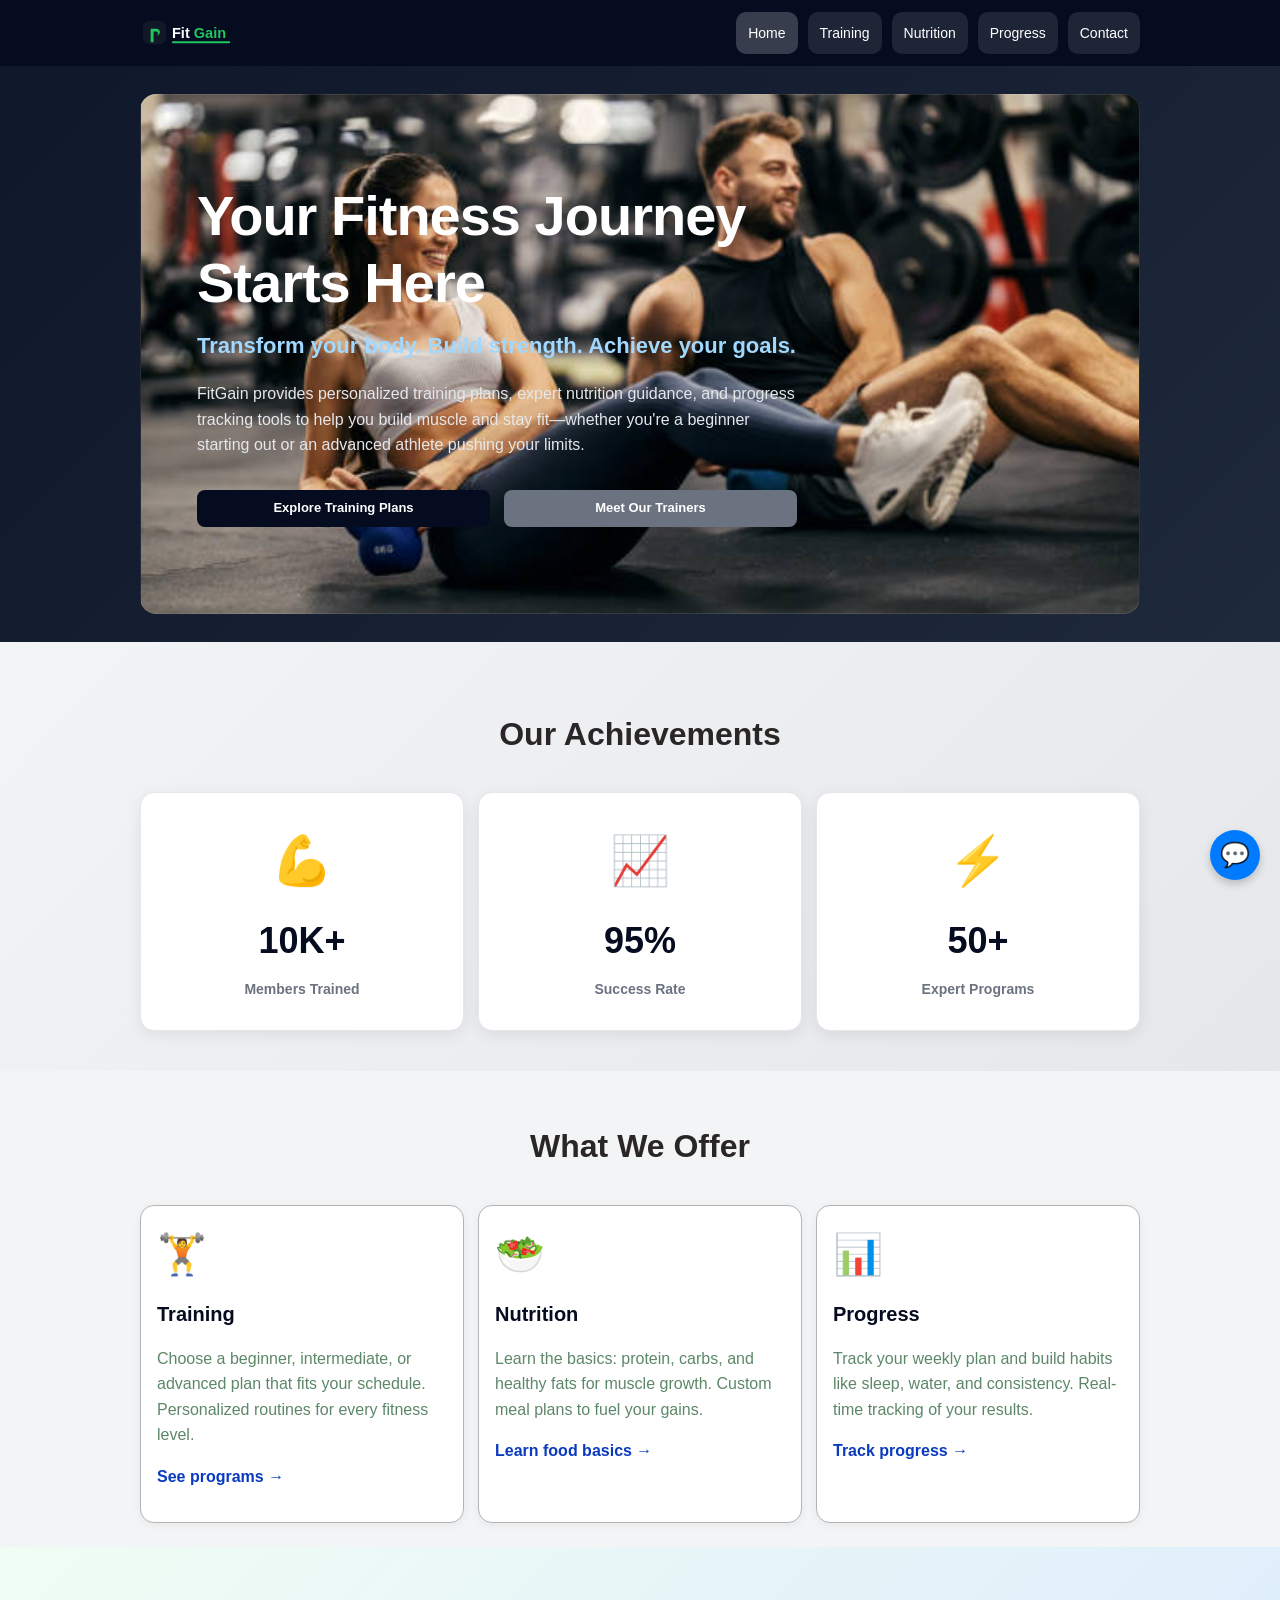
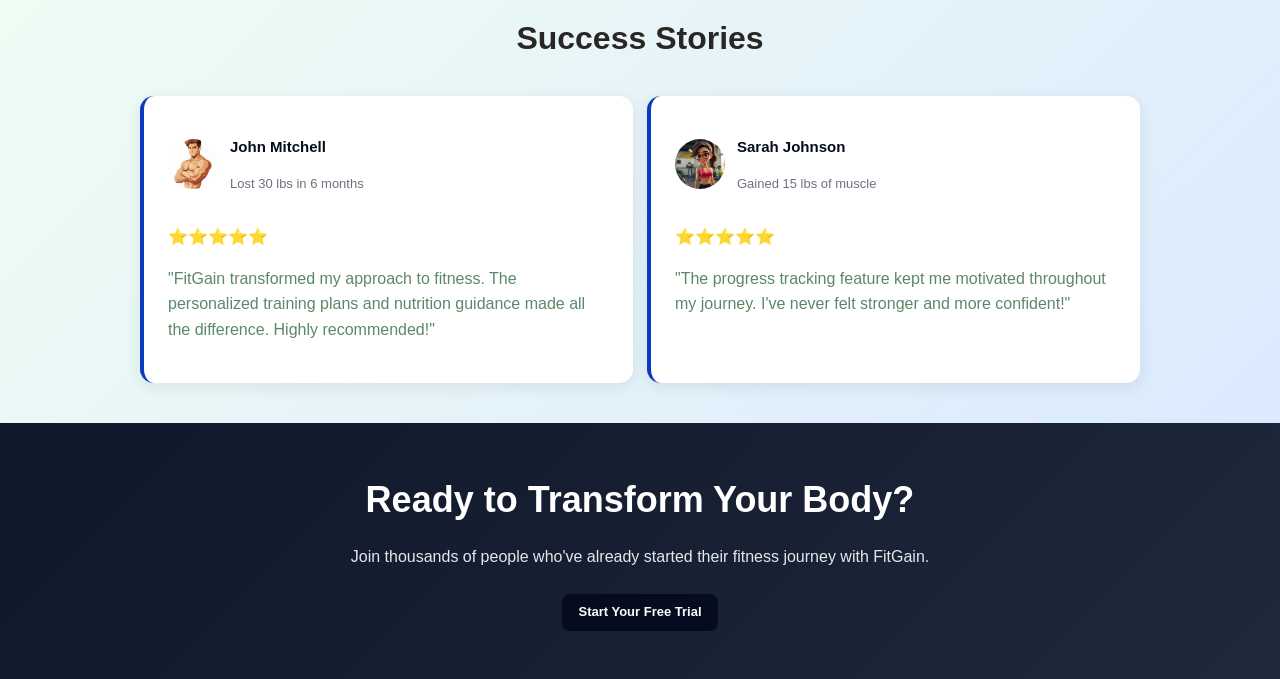
<file: index.html>
<!doctype html>
<html lang="en">
  <head>
    <meta charset="utf-8" >
    <meta name="viewport" content="width=device-width, initial-scale=1" >
    <title>FitGain – Muscle Training & Nutrition</title>
    <meta
      name="description"
      content="FitGain helps beginners and advanced athletes build muscle, eat better, and track progress."
    >
    <link rel="stylesheet" href="style.css" >
  </head>
  <body>
    <header class="topbar">
      <div class="container topbar-inner">
        <input class="nav-toggle" type="checkbox" id="nav-toggle" >
        <div class="brand-row">
          <label class="burger" for="nav-toggle">
            <span class="burger-lines" aria-hidden="true">
              <span></span>
              <span></span>
              <span></span>
            </span>
          </label>

          <a class="logo" href="index.html">
            <img class="logo-img" src="images/logo.svg" alt="FitGain logo" >
          </a>
        </div>

        <nav class="nav" aria-label="Main navigation">
          <a class="active" href="index.html">Home</a>
          <a href="training.html">Training</a>
          <a href="nutrition.html">Nutrition</a>
          <a href="progress.html">Progress</a>
          <a href="contact.html">Contact</a>
        </nav>
      </div>
    </header>

    <main>
      <section class="hero">
        <div class="container">
          <div class="hero-card" style="background-image: url('images/fitnes1.jpg')">
            <div class="hero-content">
              <h1>Your Fitness Journey Starts Here</h1>
              <p class="hero-tagline">Transform your body. Build strength. Achieve your goals.</p>
              <p class="hero-description">
                FitGain provides personalized training plans, expert nutrition guidance, and progress tracking tools to help you build muscle and stay fit—whether you're a beginner starting out or an advanced athlete pushing your limits.
              </p>

              <div class="button-row">
                <a class="btn btn-primary btn-large" href="training.html">Explore Training Plans</a>
                <a class="btn btn-secondary btn-large" href="contact.html">Meet Our Trainers</a>
              </div>
            </div>
          </div>
        </div>
      </section>

    
      <section class="section stats-section">
        <div class="container">
          <h2 style="text-align: center; margin-bottom: 32px; font-size: 32px;">Our Achievements</h2>
          <div class="grid grid-3">
            <div class="stat-card">
              <div class="stat-icon">💪</div>
              <div class="stat-number">10K+</div>
              <div class="stat-label">Members Trained</div>
            </div>
            <div class="stat-card">
              <div class="stat-icon">📈</div>
              <div class="stat-number">95%</div>
              <div class="stat-label">Success Rate</div>
            </div>
            <div class="stat-card">
              <div class="stat-icon">⚡</div>
              <div class="stat-number">50+</div>
              <div class="stat-label">Expert Programs</div>
            </div>
          </div>
        </div>
      </section>

      <section class="section">
        <div class="container">
          <h2 style="text-align: center; margin-bottom: 32px; font-size: 32px;">What We Offer</h2>
          <div class="grid grid-3">
            <article class="card feature-card">
              <div class="card-icon">🏋️</div>
              <h3>Training</h3>
              <p class="muted">
                Choose a beginner, intermediate, or advanced plan that fits your
                schedule. Personalized routines for every fitness level.
              </p>
              <p><a href="training.html" class="card-link">See programs →</a></p>
            </article>

            <article class="card feature-card">
              <div class="card-icon">🥗</div>
              <h3>Nutrition</h3>
              <p class="muted">
                Learn the basics: protein, carbs, and healthy fats for muscle
                growth. Custom meal plans to fuel your gains.
              </p>
              <p><a href="nutrition.html" class="card-link">Learn food basics →</a></p>
            </article>

            <article class="card feature-card">
              <div class="card-icon">📊</div>
              <h3>Progress</h3>
              <p class="muted">
                Track your weekly plan and build habits like sleep, water, and
                consistency. Real-time tracking of your results.
              </p>
              <p><a href="progress.html" class="card-link">Track progress →</a></p>
            </article>
          </div>
        </div>
      </section>

    
      <section class="section testimonials-section">
        <div class="container">
          <h2 style="text-align: center; margin-bottom: 32px; font-size: 32px;">Success Stories</h2>
          <div class="grid grid-2">
            <div class="testimonial-card">
              <div class="testimonial-header">
                <img src="images/avatar1.avif" alt="John's avatar" class="testimonial-avatar" >
                <div>
                  <h3 class="testimonial-name">John Mitchell</h3>
                  <p class="testimonial-role">Lost 30 lbs in 6 months</p>
                </div>
              </div>
              <p class="testimonial-text">⭐⭐⭐⭐⭐</p>
              <p class="muted">"FitGain transformed my approach to fitness. The personalized training plans and nutrition guidance made all the difference. Highly recommended!"</p>
            </div>

            <div class="testimonial-card">
              <div class="testimonial-header">
                <img src="images/avatar2.avif" alt="Sarah's avatar" class="testimonial-avatar" >
                <div>
                  <h3 class="testimonial-name">Sarah Johnson</h3>
                  <p class="testimonial-role">Gained 15 lbs of muscle</p>
                </div>
              </div>
              <p class="testimonial-text">⭐⭐⭐⭐⭐</p>
              <p class="muted">"The progress tracking feature kept me motivated throughout my journey. I've never felt stronger and more confident!"</p>
            </div>
          </div>
        </div>
      </section>

      <section class="section cta-section">
        <div class="container">
          <div class="cta-content">
            <h2>Ready to Transform Your Body?</h2>
            <p>Join thousands of people who've already started their fitness journey with FitGain.</p>
            <a class="btn btn-primary btn-large" href="subscribe.html">Start Your Free Trial</a>
          </div>
        </div>
      </section>
    </main>
    
    <!-- Chatbot Container -->
    <div id="chatbot-container">
        <!-- Chatbot Icon -->
        <div id="chatbot-icon" onclick=" toggleChatbotOptions()">
            💬 <!-- Emoji as chatbot icon -->
        </div>

        <!-- Chatbot Options -->
        <div id="chatbot-options">
            <button onclick="showStaffChat()">Speak with Staff</button>
            <button onclick="showChatbotQuestions()">Speak with Chatbot</button>
            <button onclick="leaveReview()">Leave a Review</button>
        </div>

        <!-- Chatbot Windows -->
        <div id="staff-chat" class="chat-window">
            <h3>Speak with Staff</h3>
            <form id="staff-form">
                <input type="text" id="review-name" placeholder="Your Name" required>
                <input type="email" id="staff-email" placeholder="Your Email" required>
                <textarea id="staff-message" placeholder="Write your message here..." required></textarea>
                <button type="button" id="send-message-button">Send</button>
                <button type="button" onclick="closeAllWindows()">Close</button>
            </form>
        </div>

        <div id="chatbot-questions" class="chat-window">
            <h3>Frequently Asked Questions</h3>
            <ul>
                <li><button onclick="showAnswer('answer1')">What are your opening hours?</button></li>
                <li><button onclick="showAnswer('answer2')">Do you offer personal training?</button></li>
                <li><button onclick="showAnswer('answer3')">Do you offer a free trial?</button></li>
            </ul>
            <button onclick="closeAllWindows()">Close</button>
        </div>

        <div id="chatbot-answers" class="chat-window">
            <h3>Answer</h3>
            <p id="answer-text"></p>
            <button onclick="closeAllWindows()">Close</button>
        </div>

        <div id="leave-review" class="chat-window">
            <h3>Leave a Review</h3>
            <form id="review-form">
                <input type="text" id="reviewer-name" placeholder="Your Name" required>
                <div class="rating">
                    <input type="radio" id="star5" name="rating" value="5" >
                    <label for="star5">★</label>
                    <input type="radio" id="star4" name="rating" value="4" >
                    <label for="star4">★</label>
                    <input type="radio" id="star3" name="rating" value="3" >
                    <label for="star3">★</label>
                    <input type="radio" id="star2" name="rating" value="2" >
                    <label for="star2">★</label>
                    <input type="radio" id="star1" name="rating" value="1" >
                    <label for="star1">★</label>
                </div>
                <textarea id="review-text" placeholder="Write your review here..." required></textarea>
                <button type="button" id="submit-review-button">Submit Review</button>
                <button type="button" onclick="closeChatWindow()">Close</button>
            </form>
        </div>
    </div>

    <script src="script.js"></script>
  </body>
</html>
</file>
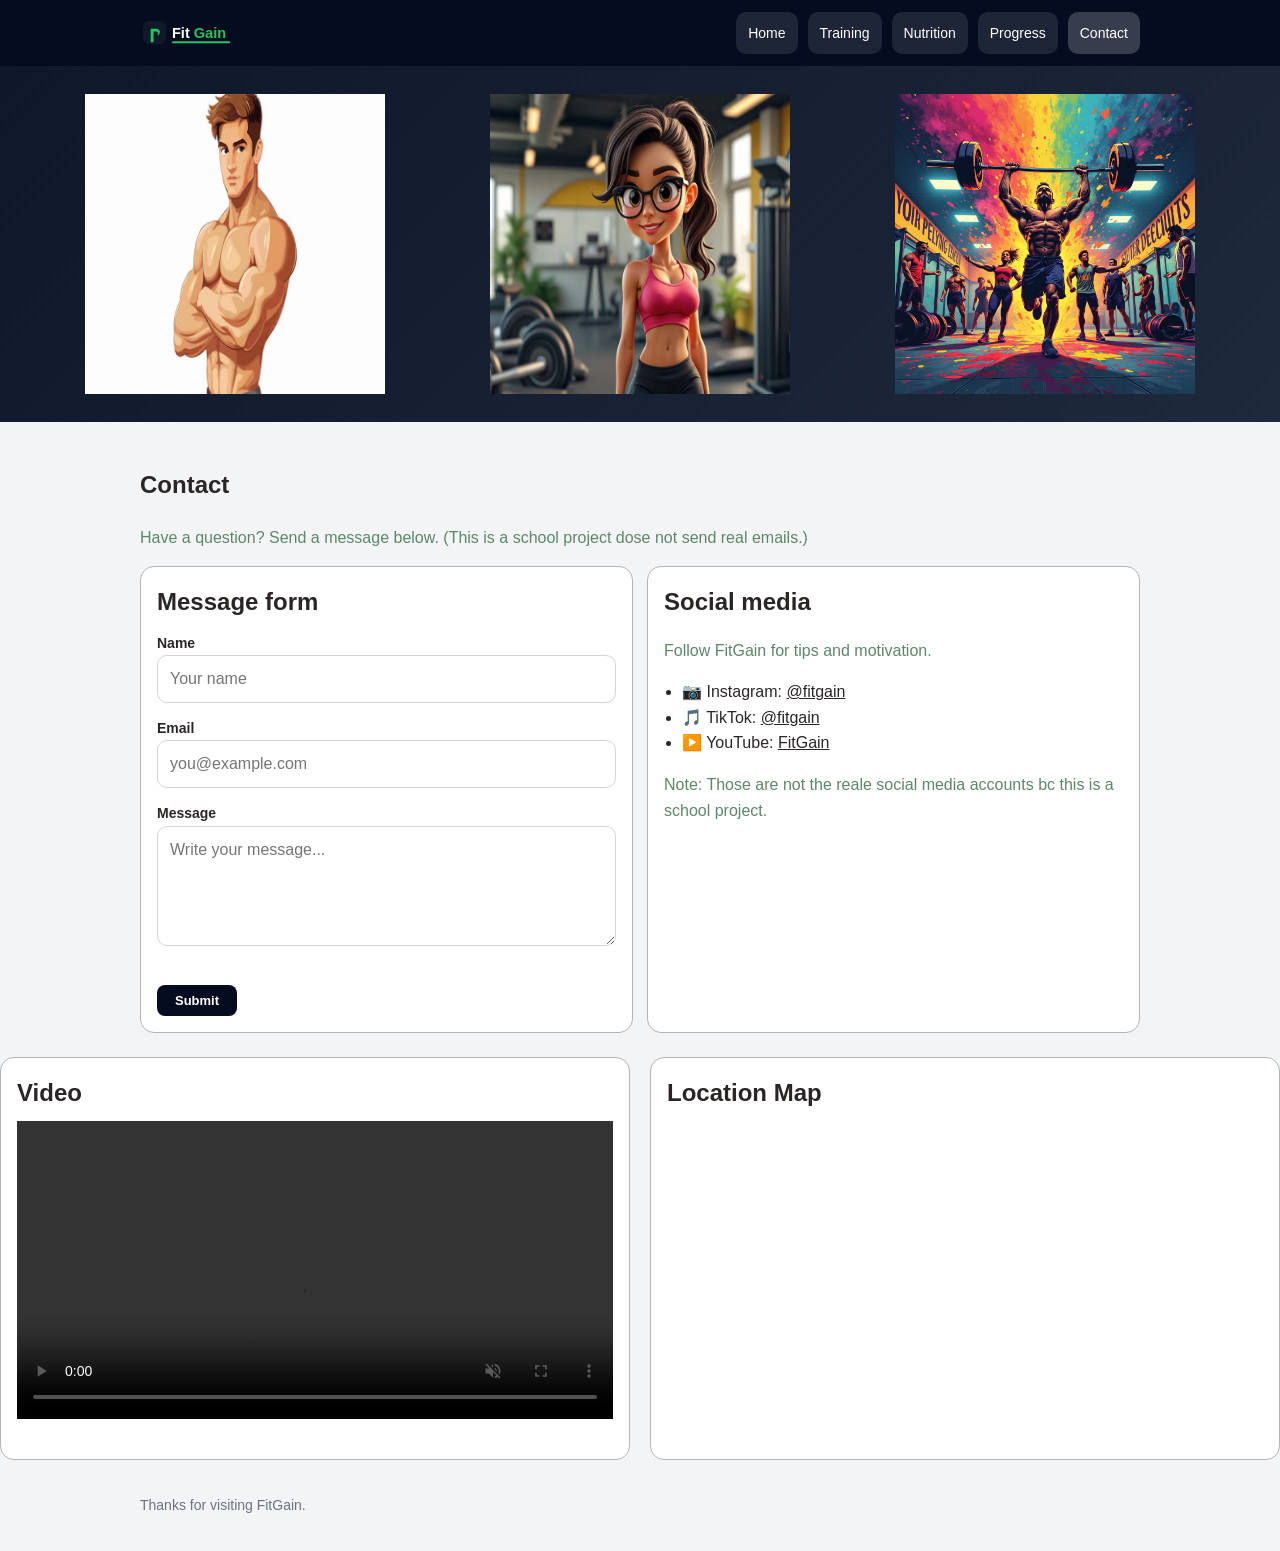
<file: contact.html>
<!doctype html>
<html lang="en">
  <head>
    <meta charset="utf-8" >
    <meta name="viewport" content="width=device-width, initial-scale=1" >
    <title>Contact – FitGain</title>
    <meta name="description" content="Contact FitGain and find social media links." >
    <link rel="stylesheet" href="style.css" >
  </head>
  <body>
    <header class="topbar">
      <div class="container topbar-inner">
        <input class="nav-toggle" type="checkbox" id="nav-toggle" >
        <div class="brand-row">
          <label class="burger" for="nav-toggle">
            <span class="burger-lines" aria-hidden="true">
              <span></span>
              <span></span>
              <span></span>
            </span>
          </label>

          <a class="logo" href="index.html">
            <img class="logo-img" src="images/logo.svg" alt="FitGain logo" >
          </a>
        </div>

        <nav class="nav" aria-label="Main navigation">
          <a href="index.html">Home</a>
          <a href="training.html">Training</a>
          <a href="nutrition.html">Nutrition</a>
          <a href="progress.html">Progress</a>
          <a class="active" href="contact.html">Contact</a>
        </nav>
      </div>
    </header>
<section class="hero">
<div class="flip-card-container">
  <div class="flip-card">
    <div class="flip-card-inner">
      <div class="flip-card-front">
        <img src="images/avatar1.avif" alt="Avatar" style="width:300px;height:300px;">
      </div>
      <div class="flip-card-back">
        <h2>John Smith</h2>
        <p>Work: Personal Trainer</p>
        <p>Email: john.smith@gmail.com</p>
        <p>Phone: 123-456-789</p>
        <p>Working days: Monday – Friday</p>
      </div>
    </div>
  </div>

  <div class="flip-card">
    <div class="flip-card-inner">
      <div class="flip-card-front">
        <img src="images/avatar2.avif" alt="Avatar" style="width:300px;height:300px;">
      </div>
      <div class="flip-card-back">
        <h2>Anna Lee</h2>
        <p>Work: Yoga & Stretching Coach</p>
        <p>Email: anna.lee@gmail.com</p>
        <p>Phone: 987-654-321</p>
        <p>Working days: Tuesday – Saturday</p>
      </div>
    </div>
  </div>

  <div class="flip-card">
    <div class="flip-card-inner">
      <div class="flip-card-front">
        <img src="images/avatar3.png" alt="Avatar" style="width:300px;height:300px;">
      </div>
      <div class="flip-card-back">
        <h2>Mike Brown</h2>
        <p>Work: Strength & Fitness Coach</p>
        <p>Email: mike.brown@gmail.com</p>
        <p>Phone: 555-123-4567</p>
        <p>Working days: Wednesday – Sunday</p>
      </div>
    </div>
  </div>
</div>
</section>
    <main>
      <section class="section">
        <div class="container">
          <h2>Contact</h2>
          <p class="muted">
            Have a question? Send a message below. (This is a school project dose not send real emails.)
          </p>

          <div class="grid grid-2">
            <article class="card">
              <h2>Message form</h2>
              <form id="contact-form">
                <div>
                  <label for="name">Name</label>
                  <input id="name" name="name" type="text" placeholder="Your name" >
                </div>

                <div>
                  <label for="email">Email</label>
                  <input
                    id="email"
                    name="email"
                    type="email"
                    placeholder="you@example.com"
                  >
                </div>
                  
                <div>
                  <label for="message">Message</label>
                  <textarea
                    id="message"
                    name="message"
                    placeholder="Write your message..."
                  ></textarea>
                </div>

                <div class="form-actions">
                  <button class="btn btn-primary" type="submit">Submit</button>
                </div>
              </form>
              <div id="thank-you" style="display:none; color: rgb(194, 3, 3); margin-top:10px;">
                            Thanks for your message!
               </div>

            </article>

            <article class="card">
              <h2>Social media</h2>
              <p class="muted">Follow FitGain for tips and motivation.</p>
              <ul class="list">
                <li>📷 Instagram: <a href="https://www.instagram.com/">@fitgain</a></li>
                <li>🎵 TikTok: <a href="https://www.tiktok.com/fi-FI/">@fitgain</a></li>
                <li>▶️ YouTube: <a href="https://www.youtube.com/">FitGain</a></li>
              </ul>
              <p class="muted">
                Note: Those are not the reale social media accounts bc this is a school project.
              </p>
            </article>
          </div>
        </div>
      </section>
    </main>
    
    <section class="split-section">
  <div class="card">
    <h2>Video</h2>
    <video style="width:100%;" autoplay loop muted playsinline controls>
      <source src="video/video.mp4" type="video/mp4">
    </video>
  </div>

  <div class="card">
    <h2>Location Map</h2>
    <iframe
      src="https://www.google.com/maps/embed?pb=!1m18!1m12!1m3!1d35860.243753012845!2d24.94569968900793!3d60.20095493708726!2m3!1f0!2f0!3f0!3m2!1i1024!2i768!4f13.1!3m3!1m2!1s0x469208606a60874b%3A0x50a651a72fbb180b!2sHaaga-Helia%20University%20of%20Applied%20Sciences%20-%20Pasila%20campus!5e1!3m2!1sen!2sfi!4v1772006180123!5m2!1sen!2sfi"
     style="border:0; width:100%; height:315px;"
      allowfullscreen>
    </iframe>
  </div>
</section>

    <footer class="footer">
      <div class="container">
        <p>Thanks for visiting FitGain.</p>
      </div>
    </footer>
          <script>
const form = document.getElementById('contact-form');
const thankYou = document.getElementById('thank-you');

form.addEventListener('submit', function(e) {
  e.preventDefault(); // prevent actual form submission

  // Show popup
  thankYou.style.display = 'block';

  // Hide popup after 5 seconds 
  setTimeout(() => {
    thankYou.style.display = 'none';
  }, 3000);

  
  form.reset();
});
</script>
  </body>
</html>
</file>
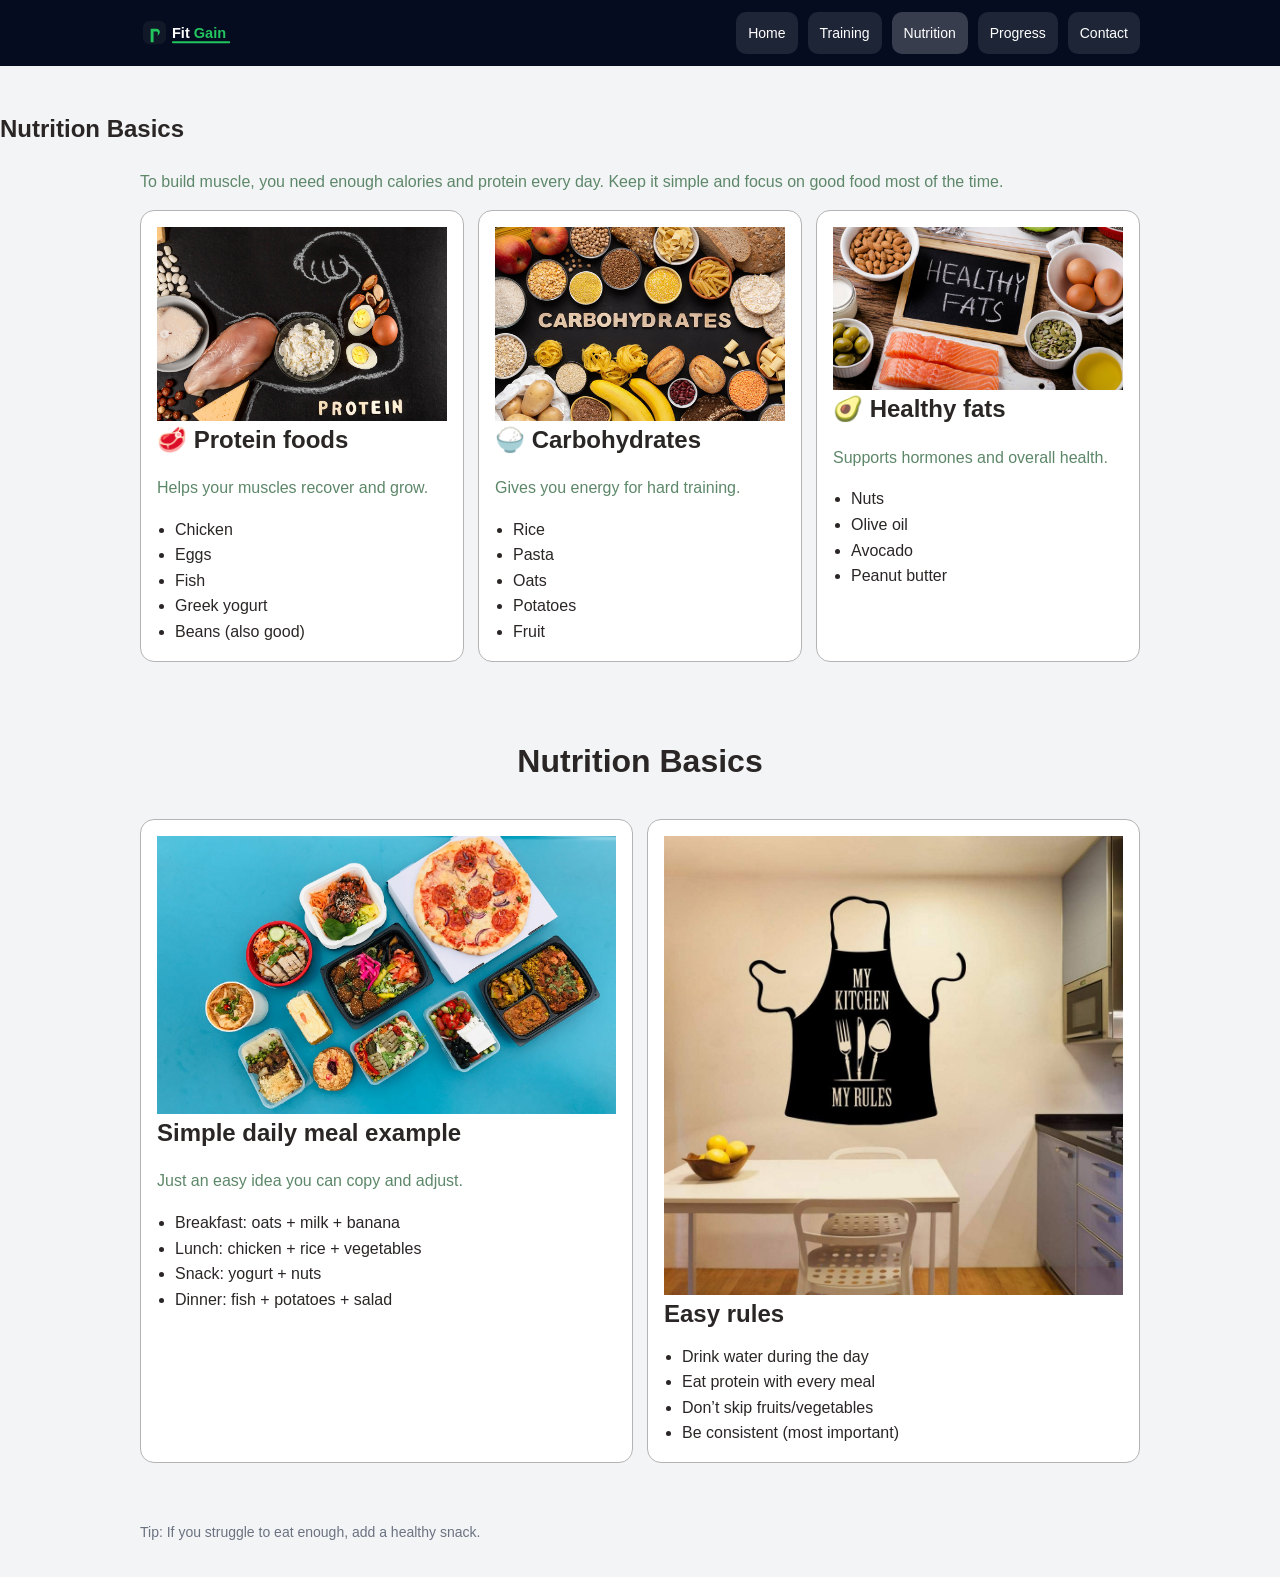
<file: nutrition.html>
<!doctype html>
<html lang="en">
  <head>
    <meta charset="utf-8" >
    <meta name="viewport" content="width=device-width, initial-scale=1" >
    <title>Nutrition – FitGain</title>
    <meta
      name="description"
      content="Simple nutrition tips for building muscle: protein, carbs, and healthy fats."
    />
    <link rel="stylesheet" href="style.css" />
  </head>
  <body>
    <header class="topbar">
      <div class="container topbar-inner">
        <input class="nav-toggle" type="checkbox" id="nav-toggle" >
        <div class="brand-row">
          <label class="burger" for="nav-toggle">
            <span class="burger-lines" aria-hidden="true">
              <span></span>
              <span></span>
              <span></span>
            </span>
          </label>

          <a class="logo" href="index.html">
            <img class="logo-img" src="images/logo.svg" alt="FitGain logo" >
          </a>
        </div>

        <nav class="nav" aria-label="Main navigation">
          <a href="index.html">Home</a>
          <a href="training.html">Training</a>
          <a class="active" href="nutrition.html">Nutrition</a>
          <a href="progress.html">Progress</a>
          <a href="contact.html">Contact</a>
        </nav>
      </div>
    </header>

    <main>
      <section class="section">
          <h1>Nutrition Basics</h1>
        <div class="container">
          <p class="muted">
            To build muscle, you need enough calories and protein every day.
            Keep it simple and focus on good food most of the time.
          </p>

          <div class="grid grid-3">
            <article class="card">
              <img src="images/proteinfood.jpeg" alt="Healthy food" style="width: auto;">
              <h2>🥩 Protein foods</h2>
              <p class="muted">Helps your muscles recover and grow.</p>
              <ul class="list">
                <li>Chicken</li>
                <li>Eggs</li>
                <li>Fish</li>
                <li>Greek yogurt</li>
                <li>Beans (also good)</li>
              </ul>
            </article>

            <article class="card">
               <img src="images/carbohydrate.jpg" alt="Carbohydrates" style="width: auto;">
              <h2>🍚 Carbohydrates</h2>
              <p class="muted">Gives you energy for hard training.</p>
              <ul class="list">
                <li>Rice</li>
                <li>Pasta</li>
                <li>Oats</li>
                <li>Potatoes</li>
                <li>Fruit</li>
              </ul>
            </article>

            <article class="card">
               <img src="images/healthyfat.jpg" alt="Healthy fats" style="width: auto;">
              <h2>🥑 Healthy fats</h2>
              <p class="muted">Supports hormones and overall health.</p>
              <ul class="list">
                <li>Nuts</li>
                <li>Olive oil</li>
                <li>Avocado</li>
                <li>Peanut butter</li>
              </ul>
            </article>
          </div>
        </div>
      </section>

      <section class="section">
        <h2 style="text-align: center; margin-bottom: 32px; font-size: 32px;">Nutrition Basics</h2>
        <div class="container">
          <div class="grid grid-2">
            <article class="card">
               <img src="images/dailymeal.jpg" alt="dailymeal food" style="width: auto;">
              <h2>Simple daily meal example</h2>
              <p class="muted">Just an easy idea you can copy and adjust.</p>
              <ul class="list">
                <li>Breakfast: oats + milk + banana</li>
                <li>Lunch: chicken + rice + vegetables</li>
                <li>Snack: yogurt + nuts</li>
                <li>Dinner: fish + potatoes + salad</li>
              </ul>
            </article>

            <article class="card">
               <img src="images/easyrules.jpg" alt="Easy rules" style="width: auto;">
              <h2>Easy rules</h2>
              <ul class="list">
                <li>Drink water during the day</li>
                <li>Eat protein with every meal</li>
                <li>Don’t skip fruits/vegetables</li>
                <li>Be consistent (most important)</li>
              </ul>
            </article>
          </div>
        </div>
      </section>
    </main>

    <footer class="footer">
      <div class="container">
        <p>Tip: If you struggle to eat enough, add a healthy snack.</p>
      </div>
    </footer>
  </body>
</html>
</file>
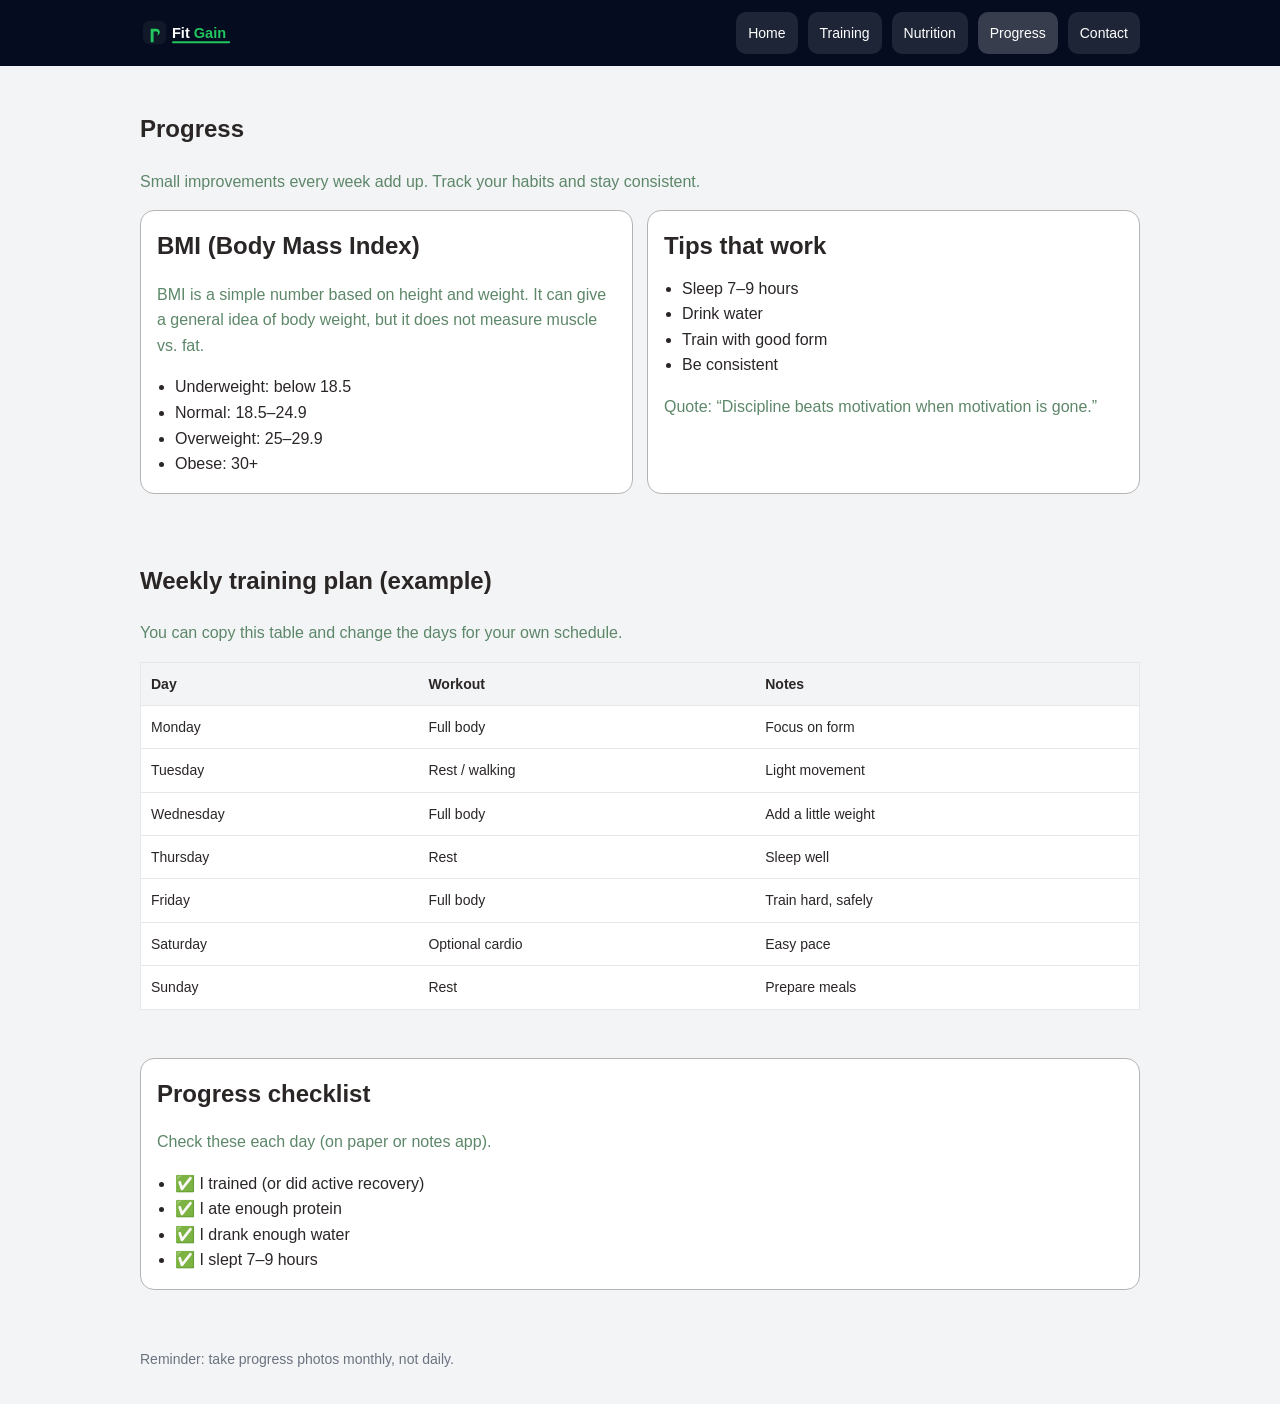
<file: progress.html>
<!doctype html>
<html lang="en">
  <head>
    <meta charset="utf-8" >
    <meta name="viewport" content="width=device-width, initial-scale=1" >
    <title>Progress – FitGain</title>
    <meta
      name="description"
      content="Track your progress with a weekly plan, tips, and a simple checklist.">
    <link rel="stylesheet" href="style.css" >
  </head>
  <body>
    <header class="topbar">
      <div class="container topbar-inner">
        <input class="nav-toggle" type="checkbox" id="nav-toggle" >
        <div class="brand-row">
          <label class="burger" for="nav-toggle">
            <span class="burger-lines" aria-hidden="true">
              <span></span>
              <span></span>
              <span></span>
            </span>
          </label>

          <a class="logo" href="index.html">
            <img class="logo-img" src="images/logo.svg" alt="FitGain logo" >
          </a>
        </div>

        <nav class="nav" aria-label="Main navigation">
          <a href="index.html">Home</a>
          <a href="training.html">Training</a>
          <a href="nutrition.html">Nutrition</a>
          <a class="active" href="progress.html">Progress</a>
          <a href="contact.html">Contact</a>
        </nav>
      </div>
    </header>

    <main>
      <section class="section">
        <div class="container">
          <h1>Progress</h1>
          <p class="muted">
            Small improvements every week add up. Track your habits and stay
            consistent.
          </p>

          <div class="grid grid-2">
            <article class="card">
              <h2>BMI (Body Mass Index)</h2>
              <p class="muted">
                BMI is a simple number based on height and weight. It can give a
                general idea of body weight, but it does not measure muscle vs.
                fat.
              </p>
              <ul class="list">
                <li>Underweight: below 18.5</li>
                <li>Normal: 18.5–24.9</li>
                <li>Overweight: 25–29.9</li>
                <li>Obese: 30+</li>
              </ul>
            </article>

            <article class="card">
              <h2>Tips that work</h2>
              <ul class="list">
                <li>Sleep 7–9 hours</li>
                <li>Drink water</li>
                <li>Train with good form</li>
                <li>Be consistent</li>
              </ul>
              <p class="muted">
                Quote: “Discipline beats motivation when motivation is gone.”
              </p>
            </article>
          </div>
        </div>
      </section>

      <section class="section">
        <div class="container">
          <h2>Weekly training plan (example)</h2>
          <p class="muted">
            You can copy this table and change the days for your own schedule.
          </p>

          <table>
            <thead>
              <tr>
                <th>Day</th>
                <th>Workout</th>
                <th>Notes</th>
              </tr>
            </thead>
            <tbody>
              <tr>
                <td>Monday</td>
                <td>Full body</td>
                <td>Focus on form</td>
              </tr>
              <tr>
                <td>Tuesday</td>
                <td>Rest / walking</td>
                <td>Light movement</td>
              </tr>
              <tr>
                <td>Wednesday</td>
                <td>Full body</td>
                <td>Add a little weight</td>
              </tr>
              <tr>
                <td>Thursday</td>
                <td>Rest</td>
                <td>Sleep well</td>
              </tr>
              <tr>
                <td>Friday</td>
                <td>Full body</td>
                <td>Train hard, safely</td>
              </tr>
              <tr>
                <td>Saturday</td>
                <td>Optional cardio</td>
                <td>Easy pace</td>
              </tr>
              <tr>
                <td>Sunday</td>
                <td>Rest</td>
                <td>Prepare meals</td>
              </tr>
            </tbody>
          </table>
        </div>
      </section>

      <section class="section">
        <div class="container">
          <div class="card">
            <h2>Progress checklist</h2>
            <p class="muted">Check these each day (on paper or notes app).</p>
            <ul class="list">
              <li>✅ I trained (or did active recovery)</li>
              <li>✅ I ate enough protein</li>
              <li>✅ I drank enough water</li>
              <li>✅ I slept 7–9 hours</li>
            </ul>
          </div>
        </div>
      </section>
    </main>

    <footer class="footer">
      <div class="container">
        <p>Reminder: take progress photos monthly, not daily.</p>
      </div>
    </footer>
  </body>
</html>
</file>
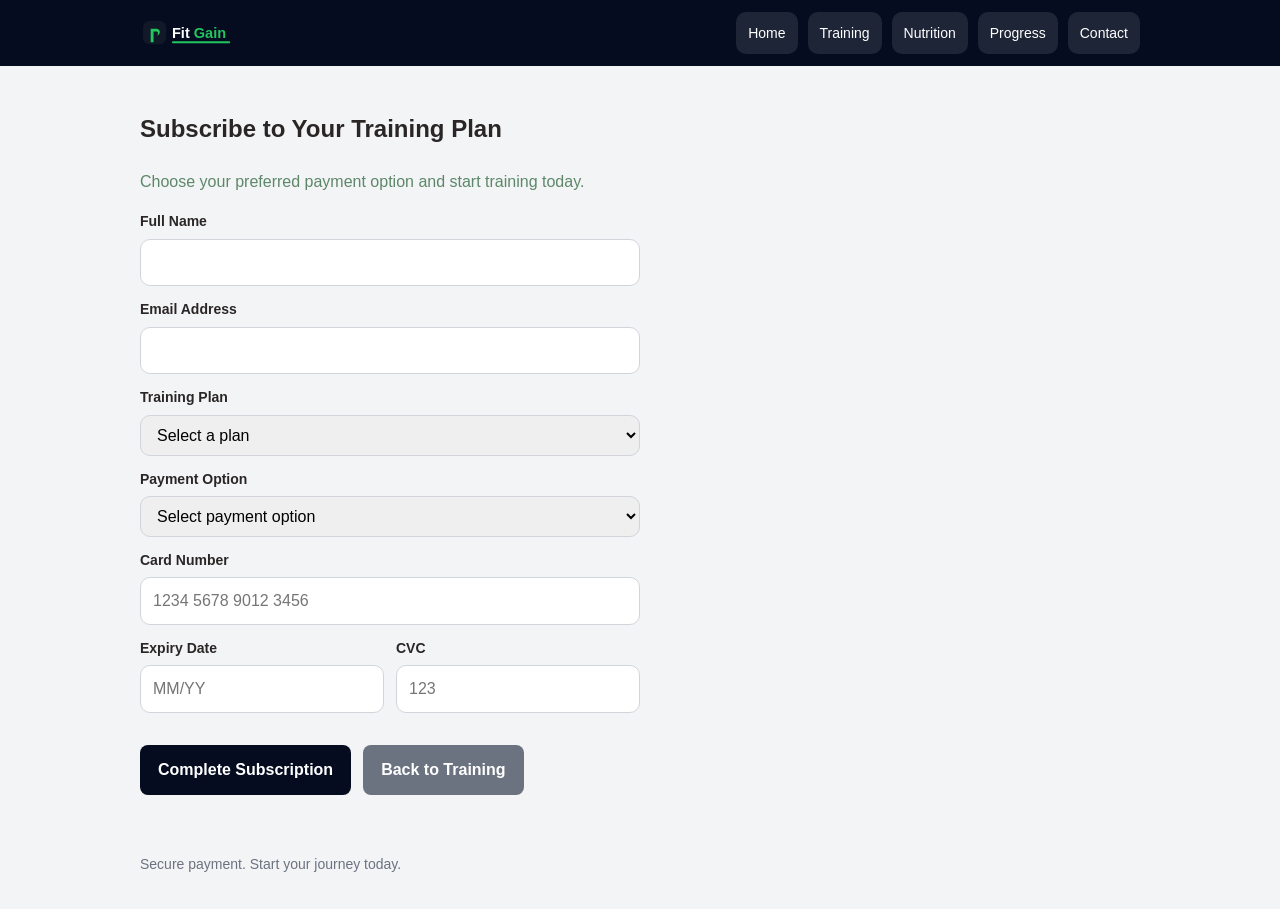
<file: subscribe.html>
<!doctype html>
<html lang="en">
  <head>
    <meta charset="utf-8" >
    <meta name="viewport" content="width=device-width, initial-scale=1" >
    <title>Subscribe – FitGain</title>
    <meta
      name="description"
      content="Subscribe to your training plan and start your fitness journey."
    />
    <link rel="stylesheet" href="style.css">
  </head>
  <body>
    <header class="topbar">
      <div class="container topbar-inner">
        <input class="nav-toggle" type="checkbox" id="nav-toggle">
        <div class="brand-row">
          <label class="burger" for="nav-toggle">
            <span class="burger-lines" aria-hidden="true">
              <span></span>
              <span></span>
              <span></span>
            </span>
          </label>

          <a class="logo" href="index.html">
            <img class="logo-img" src="images/logo.svg" alt="FitGain logo">
          </a>
        </div>

        <nav class="nav" aria-label="Main navigation">
          <a href="index.html">Home</a>
          <a href="training.html">Training</a>
          <a href="nutrition.html">Nutrition</a>
          <a href="progress.html">Progress</a>
          <a href="contact.html">Contact</a>
        </nav>
      </div>
    </header>

    <main>
      <section class="section">
        <div class="container">
          <h1>Subscribe to Your Training Plan</h1>
          <p class="muted">
            Choose your preferred payment option and start training today.
          </p>

          <form class="subscribe-form">
            <div class="form-group">
              <label for="name">Full Name</label>
              <input type="text" id="name" name="name" required >
            </div>

            <div class="form-group">
              <label for="email">Email Address</label>
              <input type="email" id="email" name="email" required >
            </div>

            <div class="form-group">
              <label for="plan">Training Plan</label>
              <select id="plan" name="plan" required>
                <option value="">Select a plan</option>
                <option value="beginner">Beginner (3 workouts/week)</option>
                <option value="intermediate">Intermediate (4-5 workouts/week)</option>
                <option value="advanced">Advanced (5-6 workouts/week)</option>
              </select>
            </div>

            <div class="form-group">
              <label for="payment">Payment Option</label>
              <select id="payment" name="payment" required>
                <option value="">Select payment option</option>
                <option value="daily">Daily</option>
                <option value="monthly">Monthly</option>
                <option value="yearly">Yearly</option>
              </select>
            </div>

            <div class="form-group">
              <label for="card">Card Number</label>
              <input type="text" id="card" name="card" placeholder="1234 5678 9012 3456" required 
               maxlength="16">
            </div>

            <div class="form-row">
              <div class="form-group">
                <label for="expiry">Expiry Date</label>
                <input type="text" id="expiry" name="expiry" placeholder="MM/YY" required 
                 maxlength="5">
              </div>
              <div class="form-group">
                <label for="cvc">CVC</label>
                <input type="text" id="cvc" name="cvc" placeholder="123" required 
                maxlength="3">
              </div>
            </div>

            <div class="form-actions">
              <button type="submit" class="btn btn-primary btn-lg">Complete Subscription</button>
              <a href="training.html" class="btn btn-secondary btn-lg">Back to Training</a>
            </div>
          </form>
        </div>
      </section>
    </main>

    <div id="successPopup" class="popup-overlay">
      <div class="popup-content">
        <div class="popup-icon">✓</div>
        <h2>Thank You!</h2>
        <p>Your subscription is complete. Enjoy your training!</p>
      </div>
    </div>

    <footer class="footer">
      <div class="container">
        <p>Secure payment. Start your journey today.</p>
      </div>
    </footer>

    <script>
      document.querySelector('.subscribe-form').addEventListener('submit', function(e) {
        e.preventDefault();
        
        const popup = document.getElementById('successPopup');
        popup.classList.add('show');
        
        setTimeout(function() {
          popup.classList.remove('show');
          document.querySelector('.subscribe-form').reset();
        }, 3000);
      });
    </script>
  </body>
</html>
</file>
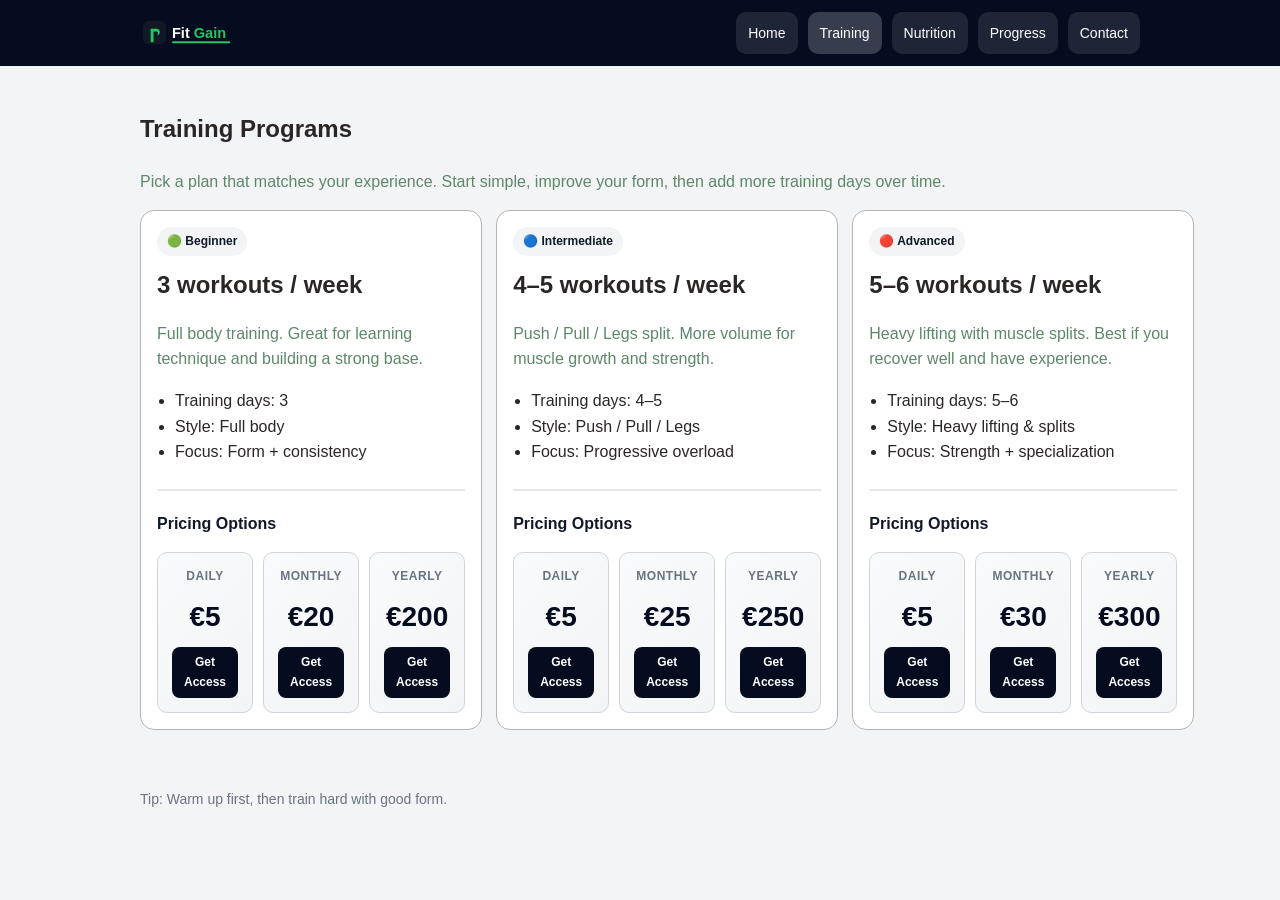
<file: training.html>
<!doctype html>
<html lang="en">
  <head>
    <meta charset="utf-8" >
    <meta name="viewport" content="width=device-width, initial-scale=1" >
    <title>Training Programs – FitGain</title>
    <meta
      name="description"
      content="Beginner, intermediate, and advanced training programs for building muscle.">
    <link rel="stylesheet" href="style.css" >
  </head>
  <body>
    <header class="topbar">
      <div class="container topbar-inner">
        <input class="nav-toggle" type="checkbox" id="nav-toggle" >
        <div class="brand-row">
          <label class="burger" for="nav-toggle" >
            <span class="burger-lines" aria-hidden="true">
              <span></span>
              <span></span>
              <span></span>
            </span>
          </label>

          <a class="logo" href="index.html">
            <img class="logo-img" src="images/logo.svg" alt="FitGain logo" >
          </a>
        </div>

        <nav class="nav" aria-label="Main navigation">
          <a href="index.html">Home</a>
          <a class="active" href="training.html">Training</a>
          <a href="nutrition.html">Nutrition</a>
          <a href="progress.html">Progress</a>
          <a href="contact.html">Contact</a>
        </nav>
      </div>
    </header>

    <main>
      <section class="section">
        <div class="container">
          <h1>Training Programs</h1>
          <p class="muted">
            Pick a plan that matches your experience. Start simple, improve your
            form, then add more training days over time.
          </p>

          <div class="grid grid-3">
            <article class="card">
              <div class="badge badge-green">🟢 Beginner</div>
              <h2>3 workouts / week</h2>
              <p class="muted">
                Full body training. Great for learning technique and building a
                strong base.
              </p>
              <ul class="list">
                <li>Training days: 3</li>
                <li>Style: Full body</li>
                <li>Focus: Form + consistency</li>
              </ul>
              <div class="pricing-section">
                <h3>Pricing Options</h3>
                <div class="pricing-grid">
                  <div class="price-tier">
                    <div class="price-label">Daily</div>
                    <div class="price-amount">€5</div>
                    <a href="subscribe.html" class="btn btn-sm btn-primary">Get Access</a>
                  </div>
                  <div class="price-tier">
                    <div class="price-label">Monthly</div>
                    <div class="price-amount">€20</div>
                    <a href="subscribe.html" class="btn btn-sm btn-primary">Get Access</a>
                  </div>
                  <div class="price-tier">
                    <div class="price-label">Yearly</div>
                    <div class="price-amount">€200</div>
                    <a href="subscribe.html" class="btn btn-sm btn-primary">Get Access</a>
                  </div>
                </div>
              </div>
            </article>

            <article class="card">
              <div class="badge badge-blue">🔵 Intermediate</div>
              <h2>4–5 workouts / week</h2>
              <p class="muted">
                Push / Pull / Legs split. More volume for muscle growth and
                strength.
              </p>
              <ul class="list">
                <li>Training days: 4–5</li>
                <li>Style: Push / Pull / Legs</li>
                <li>Focus: Progressive overload</li>
              </ul>
              <div class="pricing-section">
                <h3>Pricing Options</h3>
                <div class="pricing-grid">
                  <div class="price-tier">
                    <div class="price-label">Daily</div>
                    <div class="price-amount">€5</div>
                    <a href="subscribe.html" class="btn btn-sm btn-primary">Get Access</a>
                  </div>
                  <div class="price-tier">
                    <div class="price-label">Monthly</div>
                    <div class="price-amount">€25</div>
                    <a href="subscribe.html" class="btn btn-sm btn-primary">Get Access</a>
                  </div>
                  <div class="price-tier">
                    <div class="price-label">Yearly</div>
                    <div class="price-amount">€250</div>
                    <a href="subscribe.html" class="btn btn-sm btn-primary">Get Access</a>
                  </div>
                </div>
              </div>
            </article>

            <article class="card">
              <div class="badge badge-red">🔴 Advanced</div>
              <h2>5–6 workouts / week</h2>
              <p class="muted">
                Heavy lifting with muscle splits. Best if you recover well and
                have experience.
              </p>
              <ul class="list">
                <li>Training days: 5–6</li>
                <li>Style: Heavy lifting & splits</li>
                <li>Focus: Strength + specialization</li>
              </ul>
              <div class="pricing-section">
                <h3>Pricing Options</h3>
                <div class="pricing-grid">
                  <div class="price-tier">
                    <div class="price-label">Daily</div>
                    <div class="price-amount">€5</div>
                    <a href="subscribe.html" class="btn btn-sm btn-primary">Get Access</a>
                  </div>
                  <div class="price-tier">
                    <div class="price-label">Monthly</div>
                    <div class="price-amount">€30</div>
                    <a href="subscribe.html" class="btn btn-sm btn-primary">Get Access</a>
                  </div>
                  <div class="price-tier">
                    <div class="price-label">Yearly</div>
                    <div class="price-amount">€300</div>
                    <a href="subscribe.html" class="btn btn-sm btn-primary">Get Access</a>
                  </div>
                </div>
              </div>
            </article>
          </div>
        </div>
      </section>
    </main>

    <footer class="footer">
      <div class="container">
        <p>Tip: Warm up first, then train hard with good form.</p>
      </div>
    </footer>
  </body>
</html>
</file>
<file: style.css>
* { box-sizing: border-box; }

body {
  margin: 0;
  font-family: Arial, sans-serif;
  line-height: 1.6;
  color: #2b2626;
  background: #f3f4f6;
}

img { max-width: 100%; display: block; }
a { color: inherit; }

.container {
  width: 92%;
  max-width: 1000px;
  margin: 0 auto;
}

.section { padding: 24px 0; }
.muted { color: #5d8769; }

/* This the Header part */
.topbar {
  background: #050c20;
  color: rgb(255, 255, 255);
}

.topbar-inner {
  padding: 12px 0;
  display: flex;
  align-items: center;
  justify-content: space-between;
  gap: 12px;
  flex-wrap: wrap;
}

.brand-row {
  display: flex;
  align-items: center;
  gap: 10px;
}

.logo {
  display: flex;
  align-items: center;
  gap: 10px;
  text-decoration: none;
}

.logo-img {
  height: 34px;
  width: auto;
}

.brand {
  font-weight: 800;
  text-decoration: none;
  letter-spacing: 0.4px;
}

/* Here is some Mobile menu  */
.nav-toggle { position: absolute; left: -9999px; }

.burger {
  width: 44px;
  height: 40px;
  border-radius: 20px;
  border: 1px solid rgba(5, 227, 24, 0.25);
  background: transparent;
  display: inline-flex;
  align-items: center;
  justify-content: center;
  cursor: pointer;
}

.burger-lines { width: 18px; display: grid; gap: 4px; }
.burger-lines span { height: 2px; background: rgb(255, 255, 255); border-radius: 50px; }

.nav {
  width: 100%;
  display: none;
  flex-direction: column;
  gap: 8px;
  margin-top: 6px;
}

.nav a {
  text-decoration: none;
  padding: 10px 12px;
  border-radius: 10px;
  background: rgba(255, 255, 255, 0.10);
  font-size: 14px;
}

.nav .active { background: rgba(255, 255, 255, 0.20); }
.nav-toggle:checked ~ .nav { display: flex; }

/* Hero part of the page */
.hero {
  background: linear-gradient(135deg, #0f172a 0%, #1e293b 100%);
  color: white;
  padding: 28px 0;
}

.hero-card {
  background: rgba(0, 0, 0, 0.3);
  border: 1px solid rgba(255, 255, 255, 0.1);
  border-radius: 16px;
  padding: 48px;
  min-height: 480px;
  display: flex;
  flex-direction: column;
  justify-content: center;
  background-size: cover;
  background-position: center;
  background-repeat: no-repeat;
  backdrop-filter: blur(10px);
}

.hero-content {
  max-width: 600px;
}

.hero h1 {
  margin: 0 0 16px;
  font-size: 48px;
  line-height: 1.2;
  font-weight: 900;
  letter-spacing: -1px;
}

.hero-tagline {
  margin: 0 0 20px;
  font-size: 22px;
  color: #a1d8ff;
  font-weight: 600;
  line-height: 1.3;
}

.hero-description {
  margin: 0 0 32px;
  color: #e5e7eb;
  font-size: 16px;
  line-height: 1.6;
}

.button-row { display: grid; gap: 14px; }

.btn {
  display: inline-block;
  text-align: center;
  text-decoration: none;
  padding: 12px 14px;
  border-radius: 12px;
  font-weight: 700;
  border: 1px solid rgba(255, 255, 255, 0.25);
}

.btn-large {
  padding: 14px 32px;
  font-size: 16px;
  border-radius: 10px;
}

.btn-primary { background: #0a3abe; color: #052e16; border-color: transparent; }
.btn-secondary { background: transparent; color: white; }

/* Cards and  grids */
.grid { display: grid; gap: 14px; }

.card {
  background: rgb(255, 255, 255);
  border: 1px solid #b5b4b4;
  border-radius: 14px;
  padding: 16px;
}

.card h2 { margin: 0 0 8px; }

.badge {
  display: inline-block;
  padding: 5px 10px;
  border-radius: 999px;
  font-size: 12px;
  font-weight: 800;
  margin-bottom: 10px;
  background: #f3f4f6;
  color: #111827;
}

.list { padding-left: 18px; margin: 10px 0 0; }

/* Pricing part */
.pricing-section {
  margin-top: 24px;
  padding-top: 20px;
  border-top: 2px solid #e5e7eb;
}

.pricing-section h3 {
  margin: 0 0 16px;
  font-size: 16px;
  font-weight: 700;
  color: #111827;
}

.pricing-grid {
  display: grid;
  grid-template-columns: repeat(3, 1fr);
  gap: 10px;
}

.price-tier {
  background: linear-gradient(135deg, #f9fafb 0%, #f3f4f6 100%);
  border: 1px solid #d1d5db;
  border-radius: 10px;
  padding: 14px;
  text-align: center;
  transition: all 0.3s ease;
}

.price-tier:hover {
  border-color: #9ca3af;
  box-shadow: 0 4px 12px rgba(0, 0, 0, 0.08);
  transform: translateY(-2px);
}

.price-label {
  font-size: 12px;
  font-weight: 600;
  color: #6b7280;
  text-transform: uppercase;
  letter-spacing: 0.5px;
  margin-bottom: 8px;
}

.price-amount {
  font-size: 28px;
  font-weight: 800;
  color: #050c20;
  margin: 8px 0;
}

.btn {
  display: inline-block;
  padding: 8px 16px;
  border: none;
  border-radius: 8px;
  font-size: 13px;
  font-weight: 600;
  cursor: pointer;
  transition: all 0.2s ease;
  text-decoration: none;
}

.btn-sm {
  padding: 6px 12px;
  font-size: 12px;
}

.btn-primary {
  background: #050c20;
  color: white;
}

.btn-secondary {
  background: #6b7280;
  color: white;
}

.btn-lg {
  padding: 12px 24px;
  font-size: 16px;
}

/* Table css part */
table { width: 100%; border-collapse: collapse; background: white; border: 1px solid #e5e7eb; }
th, td { padding: 10px; border-bottom: 1px solid #e5e7eb; text-align: left; font-size: 14px; }
th { background: #f3f4f6; }
tr:last-child td { border-bottom: 0; }

/* Form part */
form { display: grid; gap: 12px; }
label { font-weight: 700; font-size: 14px; }
input, textarea, select { width: 100%; padding: 10px 12px; border-radius: 10px; border: 1px solid #d1d5db; font: inherit; }
textarea { min-height: 120px; resize: vertical; }
.form-actions .btn { width: 100%; }
.subscribe-form { max-width: 500px; }
.form-group { display: flex; flex-direction: column; gap: 6px; }
.form-row { display: grid; grid-template-columns: 1fr 1fr; gap: 12px; }
.form-actions { display: flex; gap: 12px; margin-top: 20px; }

/* Popup code aftr join */
.popup-overlay {
  position: fixed;
  top: 0;
  left: 0;
  width: 100%;
  height: 100%;
  background: rgba(0, 0, 0, 0.5);
  display: flex;
  align-items: center;
  justify-content: center;
  opacity: 0;
  visibility: hidden;
  transition: opacity 0.3s ease, visibility 0.3s ease;
  z-index: 9999;
}

.popup-overlay.show {
  opacity: 1;
  visibility: visible;
}

.popup-content {
  background: white;
  border-radius: 16px;
  padding: 40px;
  text-align: center;
  box-shadow: 0 10px 40px rgba(0, 0, 0, 0.15);
  max-width: 400px;
  animation: popupSlide 0.3s ease;
}

@keyframes popupSlide {
  from {
    transform: scale(0.8);
    opacity: 0;
  }
  to {
    transform: scale(1);
    opacity: 1;
  }
}

.popup-icon {
  font-size: 60px;
  color: #10b981;
  margin-bottom: 16px;
}

.popup-content h2 {
  margin: 0 0 12px;
  color: #050c20;
  font-size: 28px;
}

.popup-content p {
  margin: 0;
  color: #6b7280;
  font-size: 16px;
}

/* Stat Cards */
.stats-section {
  background: linear-gradient(135deg, #f3f4f6 0%, #e5e7eb 100%);
  padding: 40px 0;
}

.stat-card {
  background: white;
  border-radius: 14px;
  padding: 30px 20px;
  text-align: center;
  box-shadow: 0 4px 16px rgba(0, 0, 0, 0.08);
  transition: all 0.3s ease;
  border: 1px solid #e5e7eb;
}

.stat-card:hover {
  transform: translateY(-4px);
  box-shadow: 0 8px 24px rgba(0, 0, 0, 0.12);
}

.stat-icon {
  font-size: 48px;
  margin-bottom: 12px;
  display: block;
}

.stat-number {
  font-size: 36px;
  font-weight: 900;
  color: #050c20;
  margin-bottom: 8px;
}

.stat-label {
  font-size: 14px;
  color: #6b7280;
  font-weight: 600;
}

/* Feature Cards code */
.feature-card {
  transition: all 0.3s ease;
  box-shadow: 0 2px 8px rgba(0, 0, 0, 0.06);
}

.feature-card:hover {
  box-shadow: 0 8px 20px rgba(0, 0, 0, 0.12);
  transform: translateY(-2px);
}

.card-icon {
  font-size: 40px;
  margin-bottom: 12px;
  display: block;
}

.feature-card h3 {
  margin: 0 0 12px;
  font-size: 20px;
  color: #050c20;
}

.card-link {
  color: #0a3abe;
  font-weight: 600;
  text-decoration: none;
  transition: color 0.3s ease;
}

.card-link:hover {
  color: #053b8f;
  text-decoration: underline;
}

/* Testimonials Section */
.testimonials-section {
  background: linear-gradient(135deg, #f0fdf4 0%, #dbeafe 100%);
  padding: 40px 0;
}

.testimonial-card {
  background: white;
  border-radius: 14px;
  padding: 24px;
  box-shadow: 0 4px 16px rgba(0, 0, 0, 0.08);
  border-left: 4px solid #0a3abe;
  transition: all 0.3s ease;
}

.testimonial-card:hover {
  box-shadow: 0 8px 24px rgba(0, 0, 0, 0.12);
  transform: translateY(-2px);
}

.testimonial-header {
  display: flex;
  gap: 12px;
  margin-bottom: 16px;
  align-items: center;
}

.testimonial-avatar {
  width: 50px;
  height: 50px;
  border-radius: 50%;
  object-fit: cover;
}

.testimonial-name {
  font-weight: 700;
  color: #050c20;
  font-size: 15px;
}

.testimonial-role {
  font-size: 13px;
  color: #6b7280;
}

.testimonial-text {
  font-size: 16px;
  margin: 8px 0;
  color: #050c20;
}

/* CTA Section part */
.cta-section {
  background: linear-gradient(135deg, #0f172a 0%, #1e293b 100%);
  color: white;
  padding: 48px 0;
  text-align: center;
}

.cta-content {
  max-width: 600px;
  margin: 0 auto;
}

.cta-content h2 {
  font-size: 36px;
  margin: 0 0 16px;
  font-weight: 900;
}

.cta-content p {
  font-size: 16px;
  color: #e5e7eb;
  margin: 0 0 24px;
}

/* Grid adjustments */
/* Footer part */
.footer { padding: 20px 0; color: #6b7280; font-size: 14px; }

/* bc i need Bigger screens */
@media (min-width: 720px) {
  .burger { display: none; }
  .nav { width: auto; display: flex; flex-direction: row; gap: 10px; margin-top: 0; }
  .button-row { grid-template-columns: 1fr 1fr; }
  .grid-3 { grid-template-columns: repeat(3, 1fr); }
  .grid-2 { grid-template-columns: repeat(2, 1fr); }
  .hero h1 { font-size: 56px; }
  .hero-card { padding: 56px; min-height: 520px; }
  .form-actions .btn { width: auto; justify-self: start; padding-left: 18px; padding-right: 18px; }
}

@media (max-width: 600px) {
  .pricing-grid {
    grid-template-columns: 1fr;
  }
  .grid-2 {
    grid-template-columns: 1fr;
    
  }
  .cta-content h2 {
    font-size: 28px;
  }
}






.flip-card-container {
  display: flex;            /*cards in a row */
  justify-content: space-evenly; /* Space between cards */
  flex-wrap: wrap;          /* Wrap if screen is small */
  gap: 20px;                /* Optional gap between cards */
}

/* Flip card container */
.flip-card {
  background-color: transparent;
  width: 300px;
  height: 300px;
  perspective: 1000px; /* and some 3D effect */
}

/* Inner part */
.flip-card-inner {
  position: relative;
  width: 100%;
  height: 100%;
  text-align: center;
  transition: transform 0.6s;
  transform-style: preserve-3d;
}

/* Flip on hover */
.flip-card:hover .flip-card-inner {
  transform: rotateY(180deg);
}

/* Front & back faces flips */
.flip-card-front, .flip-card-back {
  position: absolute;
  width: 100%;
  height: 100%;
  backface-visibility: hidden;
  border-radius: 10px;
}

/* Front face */
.flip-card-front {
  background-color: #bbbbbb;
  color: black;
}

/* Back face */
.flip-card-back {
  background-color: #c5c5c5;
  color: rgb(0, 0, 0);
  transform: rotateY(180deg);
  display: flex;
  flex-direction: column;
  justify-content: center;
  align-items: center;
}
.split-section {
  display: flex;
  gap: 20px;
}

.card {
  flex: 1;
}

@media (max-width: 768px) {
  .split-section {
    flex-direction: column;
  }
}
/* Chatbot Container */
#chatbot-container {
    position: fixed;
    bottom: 20px;
    right: 20px;
    z-index: 1000;
}

#chatbot-icon {
    cursor: pointer;
    width: 50px;
    height: 50px;
    background-color: #007bff;
    border-radius: 50%;
    display: flex;
    align-items: center;
    justify-content: center;
    box-shadow: 0 4px 8px rgba(0, 0, 0, 0.2);
    font-size: 24px;
    color: #fff;
}

#chatbot-options {
    display: none;
    margin-top: 10px;
    background-color: #fff;
    border-radius: 10px;
    box-shadow: 0 4px 8px rgba(0, 0, 0, 0.2);
    padding: 10px;
}

#chatbot-options button {
    display: block;
    width: 100%;
    padding: 10px;
    margin: 5px 0;
    background-color: #007bff;
    color: #fff;
    border: none;
    border-radius: 5px;
    cursor: pointer;
}

#chatbot-options button:hover {
    background-color: #0056b3;
}
/* Chat Windows */
.chat-window {
    display: none;
    position: fixed;
    bottom: 80px;
    right: 20px;
    width: 300px;
    background-color: #fff;
    border-radius: 10px;
    box-shadow: 0 4px 8px rgba(0, 0, 0, 0.2);
    padding: 15px;
    z-index: 1001;
}

.chat-window h3 {
    margin-top: 0;
    font-size: 18px;
    color: #007bff;
}

.chat-window textarea {
    width: 100%;
    height: 100px;
    margin-bottom: 10px;
    padding: 10px;
    border: 1px solid #ccc;
    border-radius: 5px;
    resize: none;
}

.chat-window button {
    display: block;
    width: 100%;
    padding: 10px;
    margin: 5px 0;
    background-color: #007bff;
    color: #fff;
    border: none;
    border-radius: 5px;
    cursor: pointer;
}

.chat-window button:hover {
    background-color: #0056b3;
}

.chat-window ul {
    list-style-type: none;
    padding: 0;
}

.chat-window ul li {
    margin: 10px 0;
}

.chat-window ul li button {
    width: 100%;
    text-align: left;
    background-color: #f1f1f1;
    color: #333;
    border: 1px solid #ccc;
}

.chat-window ul li button:hover {
    background-color: #ddd;
}

/* Star Rating */
.rating {
    display: flex;
    direction: rtl;
}

.rating input {
    display: none;
}

.rating label {
    cursor: pointer;
    font-size: 24px;
    color: #ddd;
    margin: 0 2px;
    transition: color 0.2s;
}

.rating input:checked + label,
.rating input:checked ~ label {
    color: #ffcc00;
}

.rating label:hover {
    color: #ffcc00;
}
</file>
